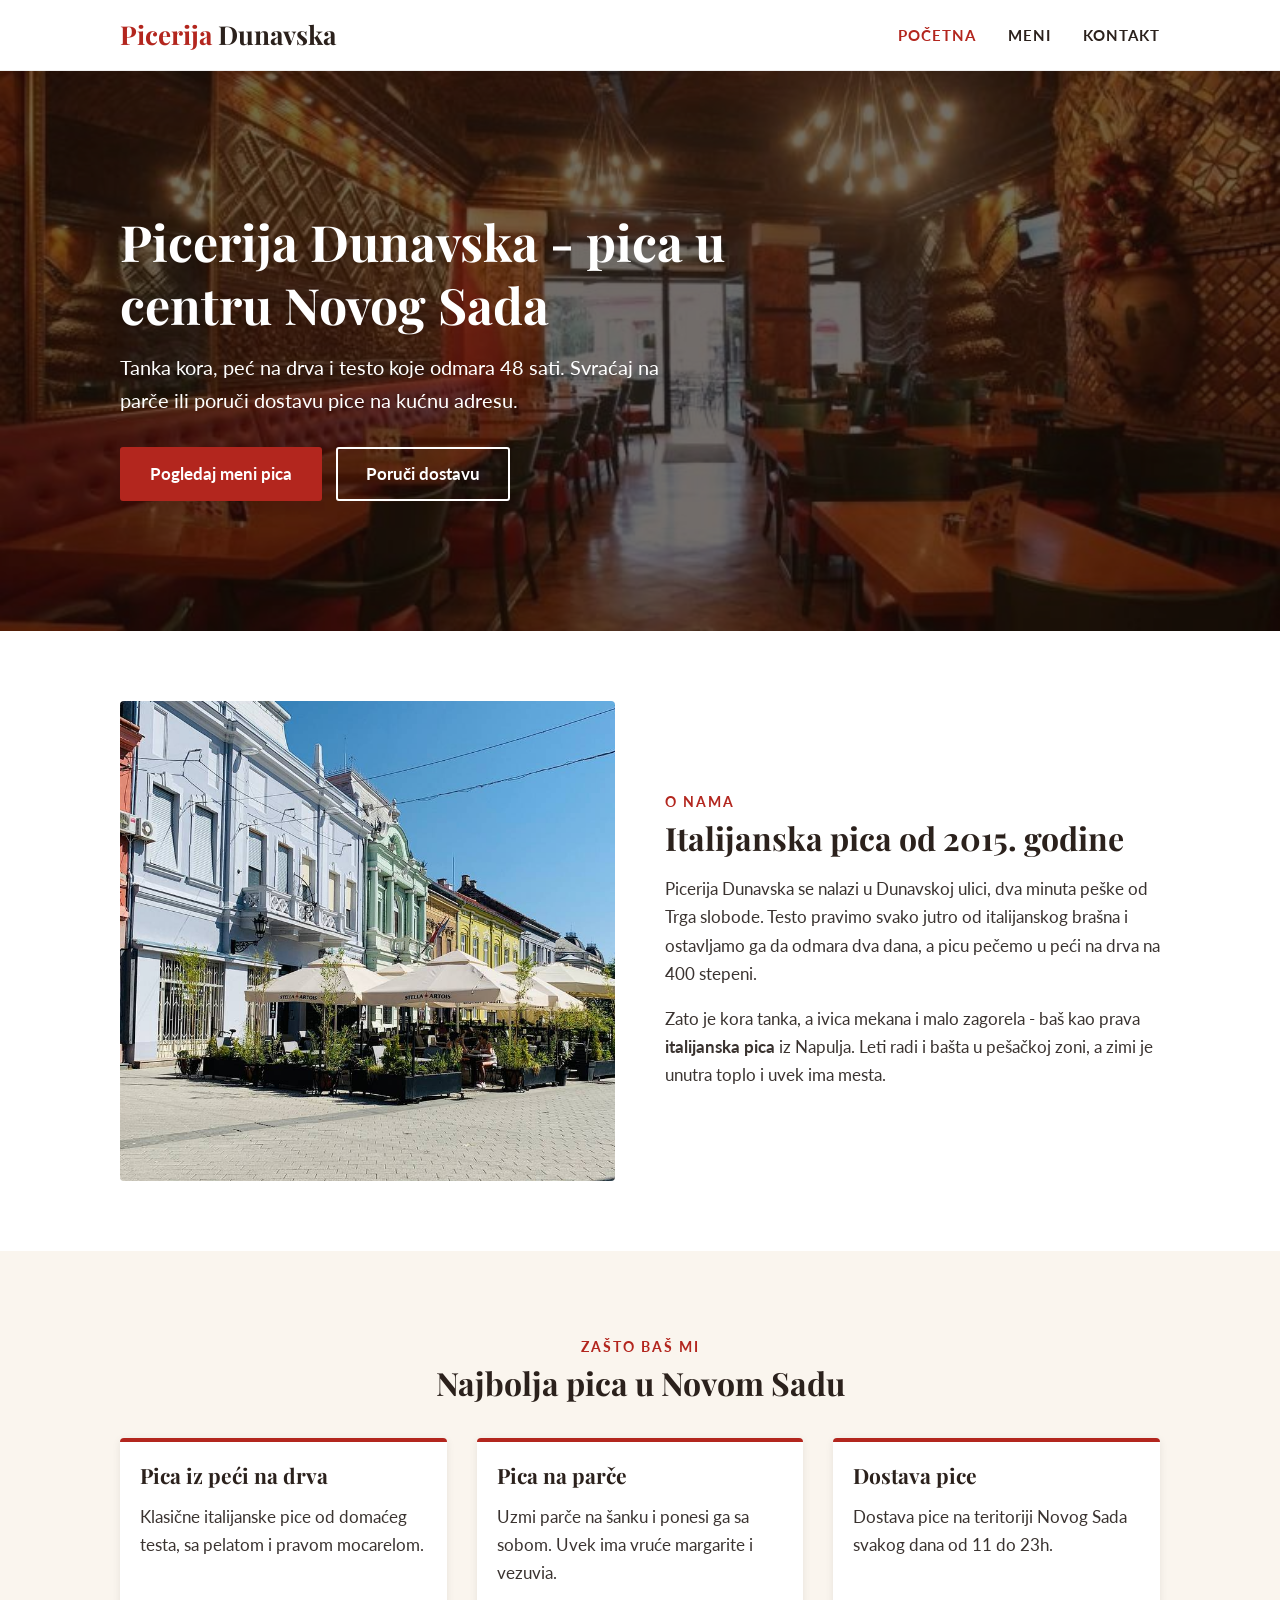
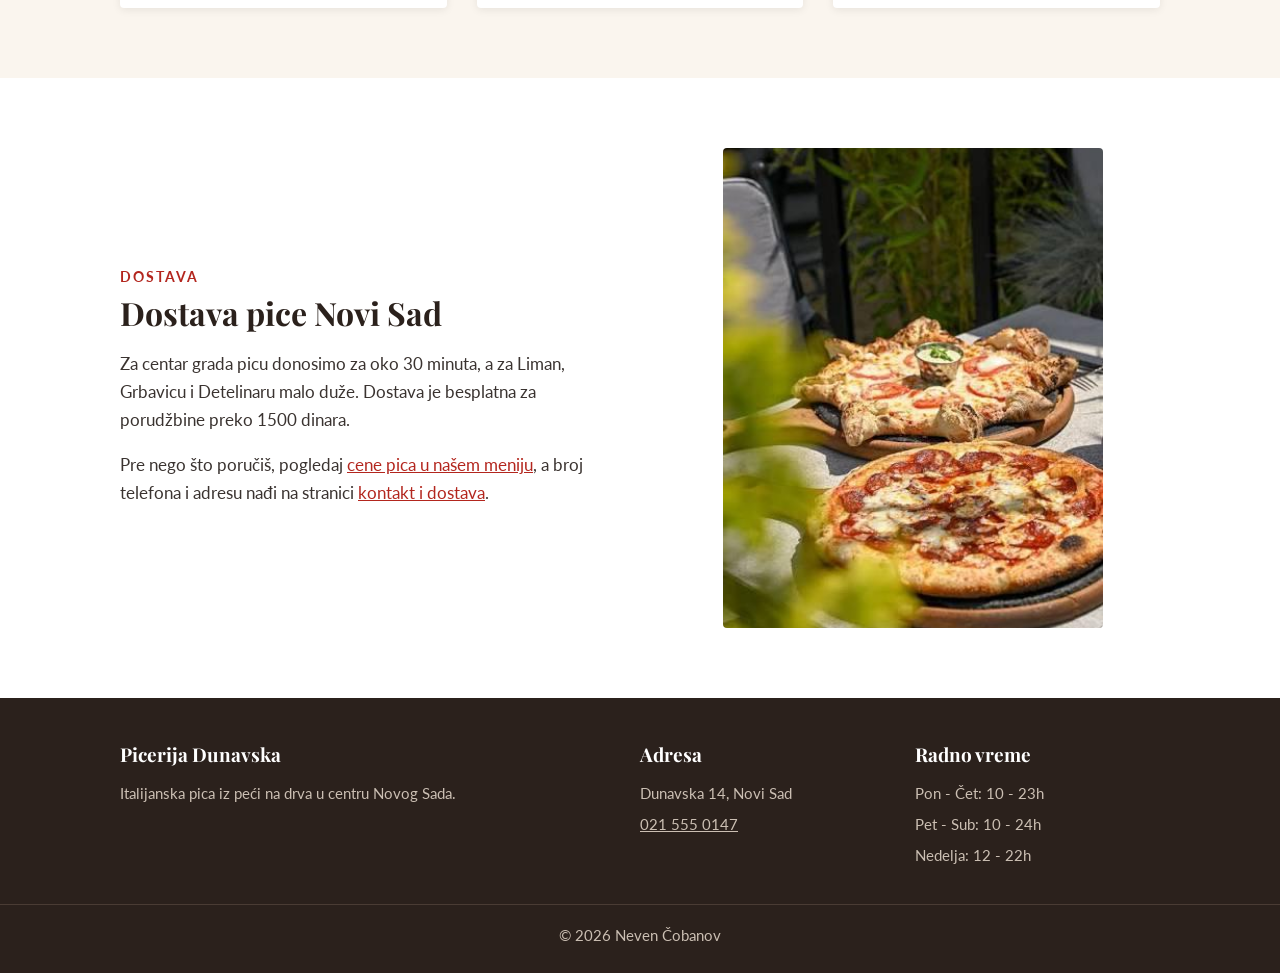
<file: index.html>
<!DOCTYPE html>
<html lang="sr">
<head>
  <meta charset="UTF-8">
  <meta name="viewport" content="width=device-width, initial-scale=1.0">
  <title>Picerija Dunavska - pica Novi Sad, dostava pice u centru</title>
  <meta name="description" content="Picerija Dunavska u centru Novog Sada. Italijanska pica iz peći na drva, pica na parče i dostava pice na teritoriji Novog Sada.">
  <meta name="keywords" content="picerija Novi Sad, pica Novi Sad, dostava pice Novi Sad, italijanska pica, pica na parče, pica iz peći na drva">
  <meta name="author" content="Neven Čobanov">

  <meta property="og:title" content="Picerija Dunavska - pica Novi Sad">
  <meta property="og:description" content="Italijanska pica iz peći na drva u centru Novog Sada. Pica na parče i dostava pice.">
  <meta property="og:type" content="website">
  <meta property="og:url" content="https://nevenultrabot.github.io/NevenCobanovVD2026/">
  <meta property="og:image" content="https://nevenultrabot.github.io/NevenCobanovVD2026/slike/picerija-novi-sad.jpg">
  <meta property="og:locale" content="sr_RS">
  <meta property="og:site_name" content="Picerija Dunavska">

  <link rel="icon" href="favicon.ico">
  <link rel="preconnect" href="https://fonts.googleapis.com">
  <link rel="preconnect" href="https://fonts.gstatic.com" crossorigin>
  <link href="https://fonts.googleapis.com/css2?family=Lato:wght@400;700&amp;family=Playfair+Display:wght@700&amp;display=swap" rel="stylesheet">
  <link rel="stylesheet" href="style.css?v=2">
</head>
<body>

<header>
  <div class="wrap">
    <a href="index.html" class="logo">Picerija <span>Dunavska</span></a>
    <nav>
      <a href="index.html" class="aktivna">Početna</a>
      <a href="meni.html">Meni</a>
      <a href="kontakt.html">Kontakt</a>
    </nav>
  </div>
</header>

<div class="hero">
  <div class="wrap">
    <h1>Picerija Dunavska - pica u centru Novog Sada</h1>
    <p>Tanka kora, peć na drva i testo koje odmara 48 sati. Svraćaj na parče ili poruči dostavu pice na kućnu adresu.</p>
    <a href="meni.html" class="dugme">Pogledaj meni pica</a>
    <a href="kontakt.html" class="dugme svetlo">Poruči dostavu</a>
  </div>
</div>

<section>
  <div class="wrap dve-kolone">
    <img src="slike/picerija-dunavska-basta.jpg" width="800" height="800" alt="Bašta picerije Dunavska u Dunavskoj ulici, Novi Sad">
    <div>
      <p class="podnaslov">O nama</p>
      <h2>Italijanska pica od 2015. godine</h2>
      <p>Picerija Dunavska se nalazi u Dunavskoj ulici, dva minuta peške od Trga slobode. Testo pravimo svako jutro od italijanskog brašna i ostavljamo ga da odmara dva dana, a picu pečemo u peći na drva na 400 stepeni.</p>
      <p>Zato je kora tanka, a ivica mekana i malo zagorela - baš kao prava <strong>italijanska pica</strong> iz Napulja. Leti radi i bašta u pešačkoj zoni, a zimi je unutra toplo i uvek ima mesta.</p>
    </div>
  </div>
</section>

<section class="krem centar">
  <div class="wrap">
    <p class="podnaslov">Zašto baš mi</p>
    <h2>Najbolja pica u Novom Sadu</h2>

    <div class="tri-kolone">
      <div class="kartica">
        <div>
          <h3>Pica iz peći na drva</h3>
          <p>Klasične italijanske pice od domaćeg testa, sa pelatom i pravom mocarelom.</p>
        </div>
      </div>
      <div class="kartica">
        <div>
          <h3>Pica na parče</h3>
          <p>Uzmi parče na šanku i ponesi ga sa sobom. Uvek ima vruće margarite i vezuvia.</p>
        </div>
      </div>
      <div class="kartica">
        <div>
          <h3>Dostava pice</h3>
          <p>Dostava pice na teritoriji Novog Sada svakog dana od 11 do 23h.</p>
        </div>
      </div>
    </div>
  </div>
</section>

<section>
  <div class="wrap dve-kolone">
    <div>
      <p class="podnaslov">Dostava</p>
      <h2>Dostava pice Novi Sad</h2>
      <p>Za centar grada picu donosimo za oko 30 minuta, a za Liman, Grbavicu i Detelinaru malo duže. Dostava je besplatna za porudžbine preko 1500 dinara.</p>
      <p>Pre nego što poručiš, pogledaj <a href="meni.html">cene pica u našem meniju</a>, a broj telefona i adresu nađi na stranici <a href="kontakt.html">kontakt i dostava</a>.</p>
    </div>
    <img class="uska" src="slike/pica-novi-sad.jpg" width="365" height="547" alt="Pica Novi Sad - pice iz picerije Dunavska u bašti">
  </div>
</section>

<footer>
  <div class="wrap">
    <div>
      <h3>Picerija Dunavska</h3>
      <p>Italijanska pica iz peći na drva u centru Novog Sada.</p>
    </div>
    <div>
      <h3>Adresa</h3>
      <p>Dunavska 14, Novi Sad</p>
      <p><a href="tel:+381215550147">021 555 0147</a></p>
    </div>
    <div>
      <h3>Radno vreme</h3>
      <p>Pon - Čet: 10 - 23h</p>
      <p>Pet - Sub: 10 - 24h</p>
      <p>Nedelja: 12 - 22h</p>
    </div>
  </div>
  <p class="copy">&copy; 2026 Neven Čobanov</p>
</footer>

</body>
</html>
</file>
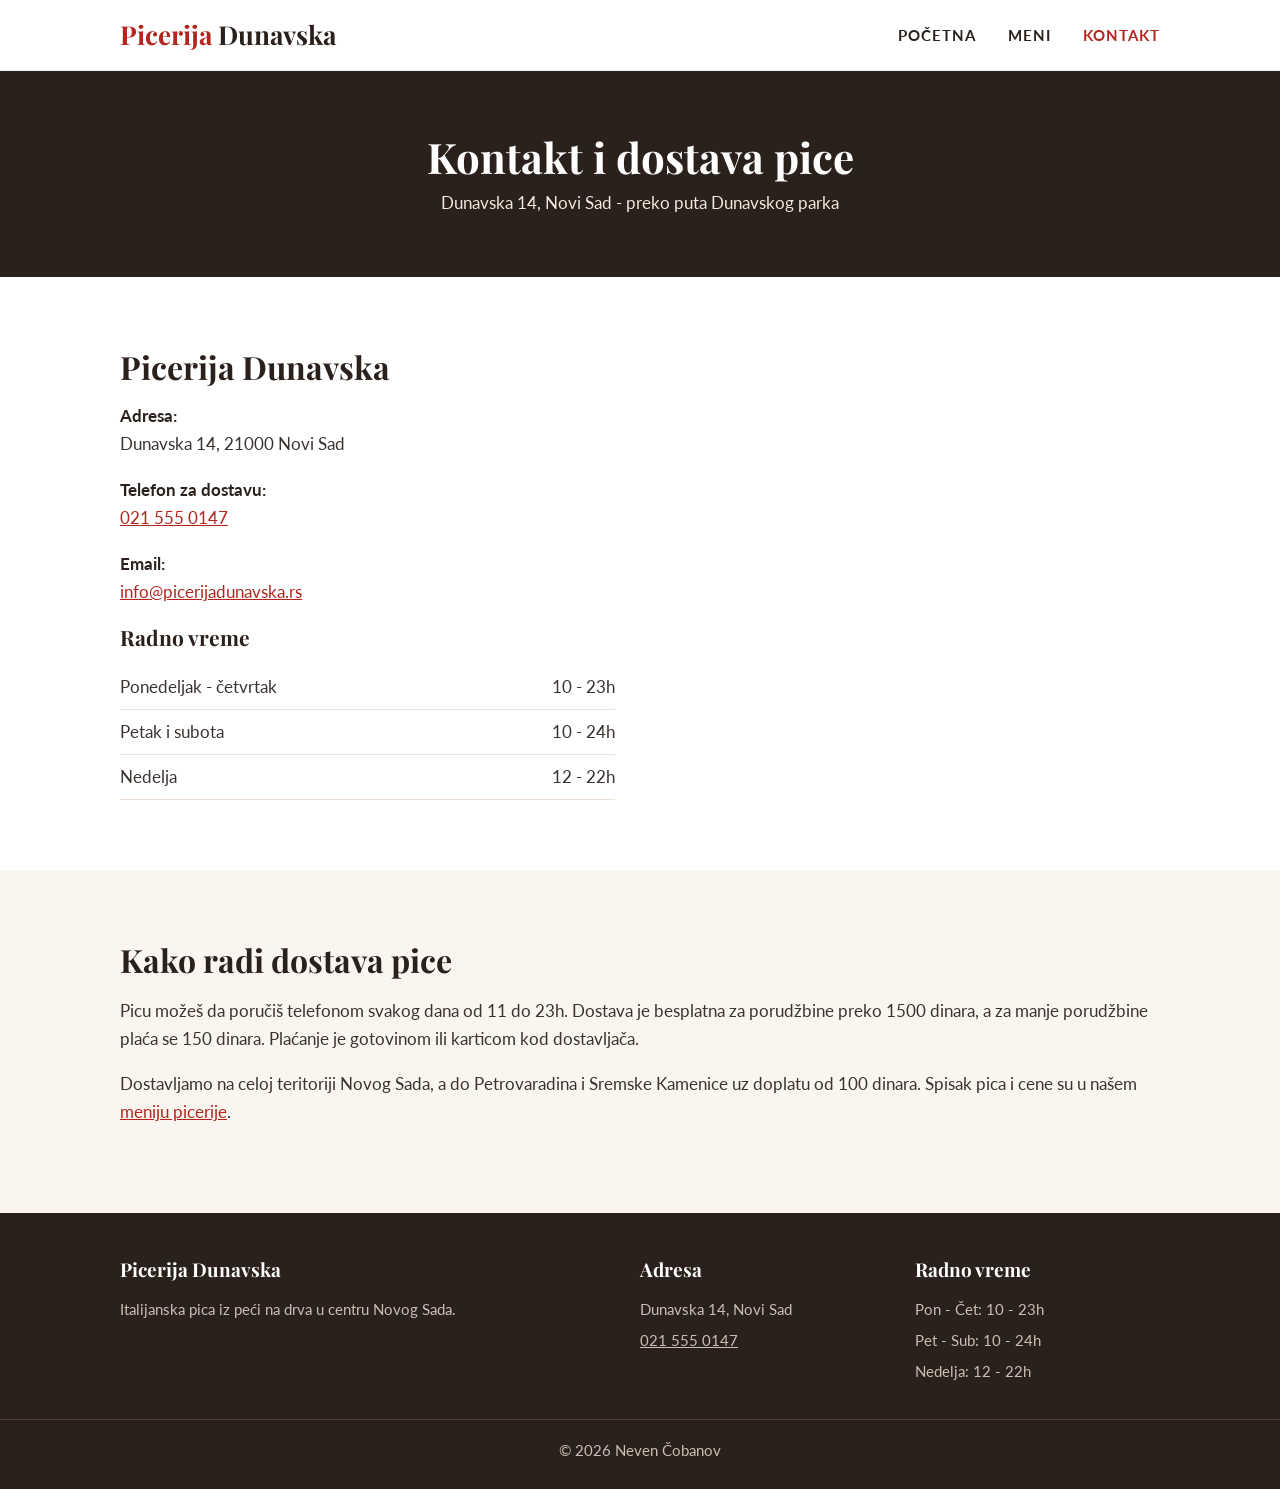
<file: kontakt.html>
<!DOCTYPE html>
<html lang="sr">
<head>
  <meta charset="UTF-8">
  <meta name="viewport" content="width=device-width, initial-scale=1.0">
  <title>Kontakt i dostava pice - Picerija Dunavska Novi Sad</title>
  <meta name="description" content="Kontakt picerije Dunavska: adresa u centru Novog Sada, telefon za dostavu pice, radno vreme i mapa.">
  <meta name="keywords" content="dostava pice Novi Sad, picerija centar Novi Sad, picerija Novi Sad kontakt, pica Novi Sad">
  <meta name="author" content="Neven Čobanov">

  <meta property="og:title" content="Kontakt i dostava pice - Picerija Dunavska">
  <meta property="og:description" content="Adresa, telefon i radno vreme picerije Dunavska u Novom Sadu.">
  <meta property="og:type" content="website">
  <meta property="og:url" content="https://nevenultrabot.github.io/NevenCobanovVD2026/kontakt.html">
  <meta property="og:image" content="https://nevenultrabot.github.io/NevenCobanovVD2026/slike/picerija-dunavska-basta.jpg">
  <meta property="og:locale" content="sr_RS">
  <meta property="og:site_name" content="Picerija Dunavska">

  <link rel="icon" href="favicon.ico">
  <link rel="preconnect" href="https://fonts.googleapis.com">
  <link rel="preconnect" href="https://fonts.gstatic.com" crossorigin>
  <link href="https://fonts.googleapis.com/css2?family=Lato:wght@400;700&amp;family=Playfair+Display:wght@700&amp;display=swap" rel="stylesheet">
  <link rel="stylesheet" href="style.css?v=2">
</head>
<body>

<header>
  <div class="wrap">
    <a href="index.html" class="logo">Picerija <span>Dunavska</span></a>
    <nav>
      <a href="index.html">Početna</a>
      <a href="meni.html">Meni</a>
      <a href="kontakt.html" class="aktivna">Kontakt</a>
    </nav>
  </div>
</header>

<div class="zaglavlje-strane">
  <h1>Kontakt i dostava pice</h1>
  <p>Dunavska 14, Novi Sad - preko puta Dunavskog parka</p>
</div>

<section>
  <div class="wrap dve-kolone">
    <div class="info">
      <h2>Picerija Dunavska</h2>
      <p><strong>Adresa:</strong><br>Dunavska 14, 21000 Novi Sad</p>
      <p><strong>Telefon za dostavu:</strong><br><a href="tel:+381215550147">021 555 0147</a></p>
      <p><strong>Email:</strong><br><a href="mailto:info@picerijadunavska.rs">info@picerijadunavska.rs</a></p>

      <h3>Radno vreme</h3>
      <ul class="radno-vreme">
        <li><span>Ponedeljak - četvrtak</span> <span>10 - 23h</span></li>
        <li><span>Petak i subota</span> <span>10 - 24h</span></li>
        <li><span>Nedelja</span> <span>12 - 22h</span></li>
      </ul>
    </div>
    <iframe class="mapa" title="Mapa - Dunavska ulica, Novi Sad" src="https://maps.google.com/maps?q=Dunavska%2014%20Novi%20Sad&amp;z=16&amp;output=embed" loading="lazy"></iframe>
  </div>
</section>

<section class="krem">
  <div class="wrap">
    <h2>Kako radi dostava pice</h2>
    <p>Picu možeš da poručiš telefonom svakog dana od 11 do 23h. Dostava je besplatna za porudžbine preko 1500 dinara, a za manje porudžbine plaća se 150 dinara. Plaćanje je gotovinom ili karticom kod dostavljača.</p>
    <p>Dostavljamo na celoj teritoriji Novog Sada, a do Petrovaradina i Sremske Kamenice uz doplatu od 100 dinara. Spisak pica i cene su u našem <a href="meni.html">meniju picerije</a>.</p>
  </div>
</section>

<footer>
  <div class="wrap">
    <div>
      <h3>Picerija Dunavska</h3>
      <p>Italijanska pica iz peći na drva u centru Novog Sada.</p>
    </div>
    <div>
      <h3>Adresa</h3>
      <p>Dunavska 14, Novi Sad</p>
      <p><a href="tel:+381215550147">021 555 0147</a></p>
    </div>
    <div>
      <h3>Radno vreme</h3>
      <p>Pon - Čet: 10 - 23h</p>
      <p>Pet - Sub: 10 - 24h</p>
      <p>Nedelja: 12 - 22h</p>
    </div>
  </div>
  <p class="copy">&copy; 2026 Neven Čobanov</p>
</footer>

</body>
</html>
</file>
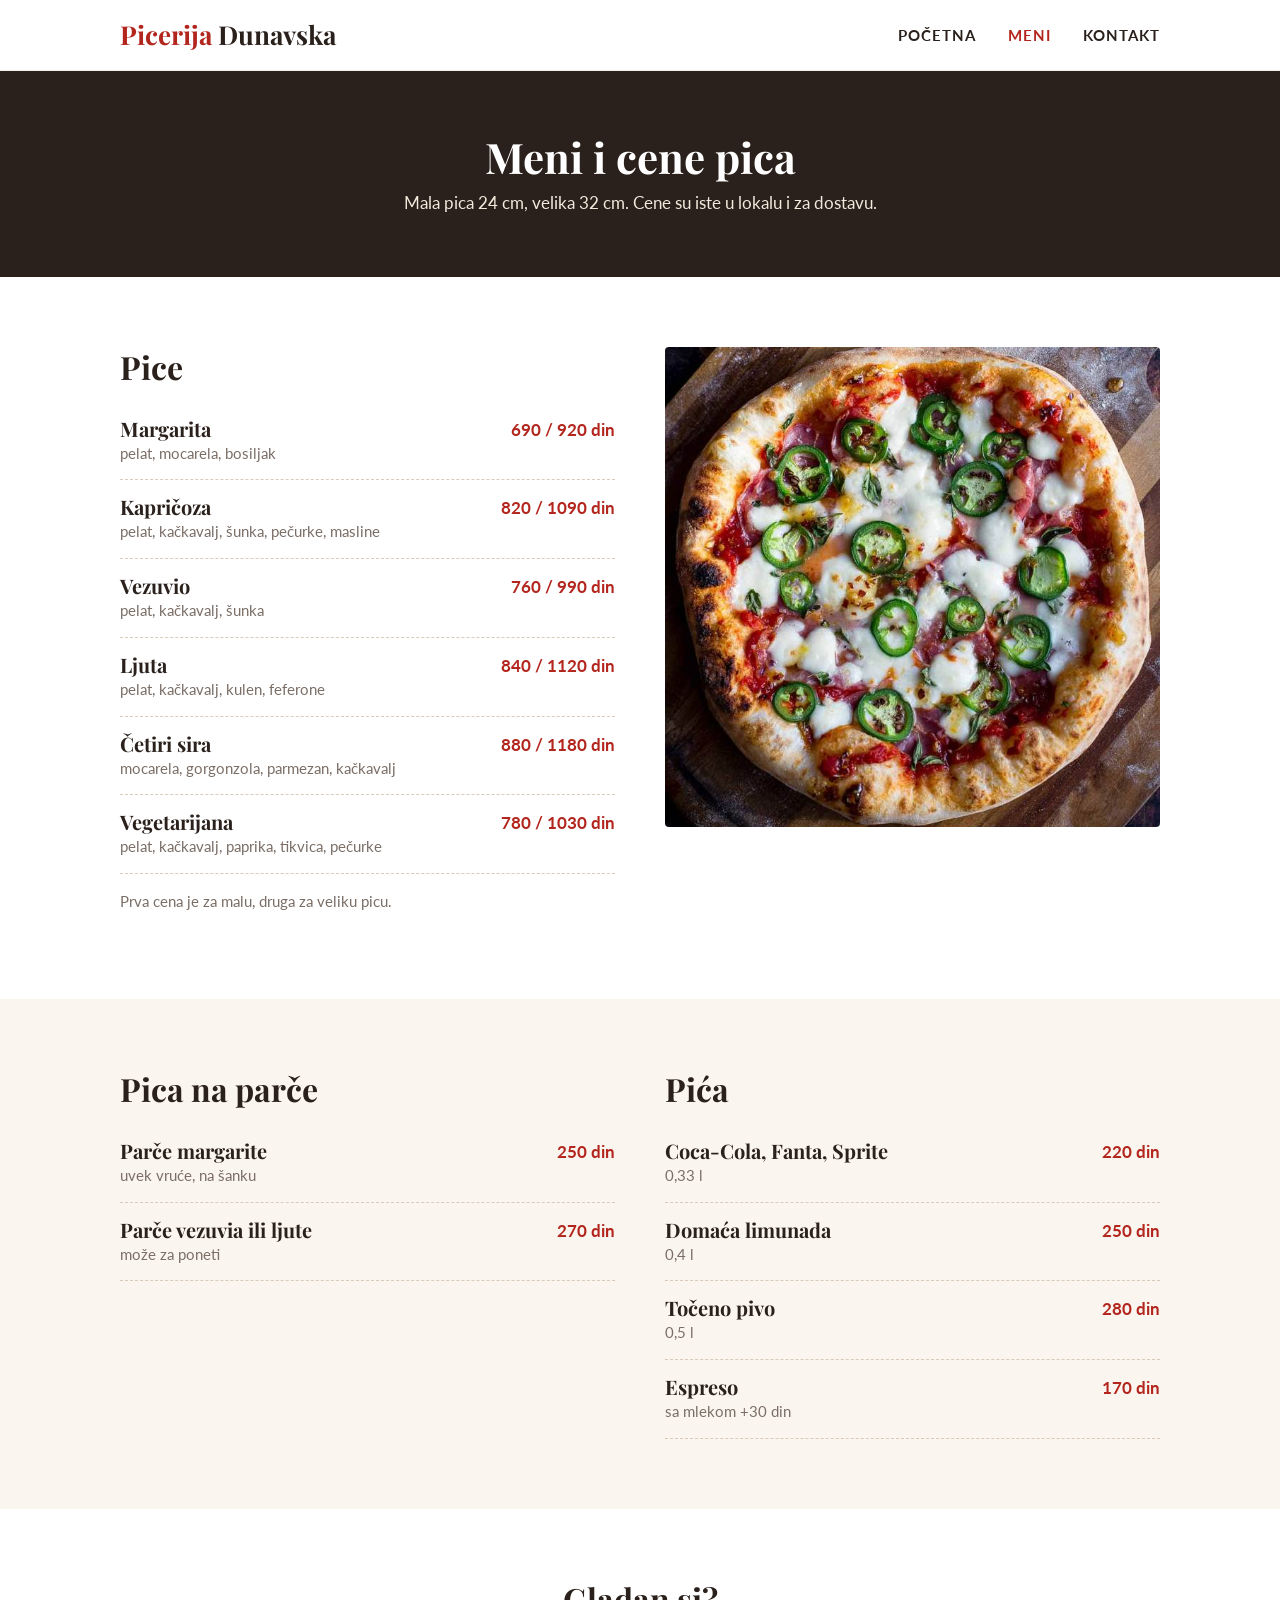
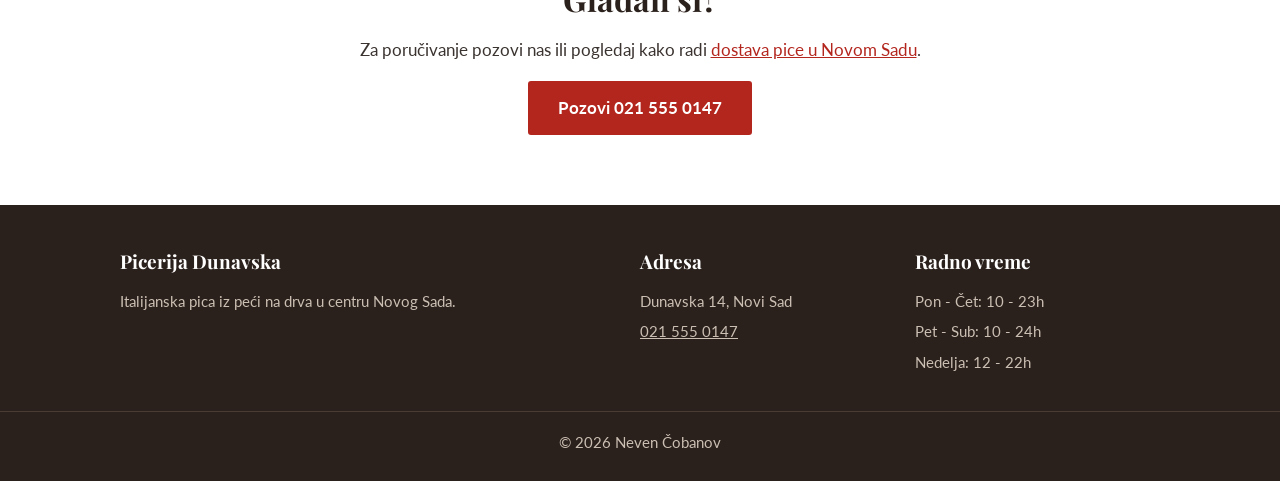
<file: meni.html>
<!DOCTYPE html>
<html lang="sr">
<head>
  <meta charset="UTF-8">
  <meta name="viewport" content="width=device-width, initial-scale=1.0">
  <title>Meni i cene pica - Picerija Dunavska Novi Sad</title>
  <meta name="description" content="Meni picerije Dunavska u Novom Sadu: cene pica, pica na parče i pića. Italijanska pica iz peći na drva, mala i velika.">
  <meta name="keywords" content="cene pica Novi Sad, meni picerija Novi Sad, pica na parče, italijanska pica, pica Novi Sad">
  <meta name="author" content="Neven Čobanov">

  <meta property="og:title" content="Meni i cene pica - Picerija Dunavska">
  <meta property="og:description" content="Cene pica, pica na parče i pića u piceriji Dunavska, Novi Sad.">
  <meta property="og:type" content="website">
  <meta property="og:url" content="https://nevenultrabot.github.io/NevenCobanovVD2026/meni.html">
  <meta property="og:image" content="https://nevenultrabot.github.io/NevenCobanovVD2026/slike/ljuta-pica-feferone.jpg">
  <meta property="og:locale" content="sr_RS">
  <meta property="og:site_name" content="Picerija Dunavska">

  <link rel="icon" href="favicon.ico">
  <link rel="preconnect" href="https://fonts.googleapis.com">
  <link rel="preconnect" href="https://fonts.gstatic.com" crossorigin>
  <link href="https://fonts.googleapis.com/css2?family=Lato:wght@400;700&amp;family=Playfair+Display:wght@700&amp;display=swap" rel="stylesheet">
  <link rel="stylesheet" href="style.css?v=2">
</head>
<body>

<header>
  <div class="wrap">
    <a href="index.html" class="logo">Picerija <span>Dunavska</span></a>
    <nav>
      <a href="index.html">Početna</a>
      <a href="meni.html" class="aktivna">Meni</a>
      <a href="kontakt.html">Kontakt</a>
    </nav>
  </div>
</header>

<div class="zaglavlje-strane">
  <h1>Meni i cene pica</h1>
  <p>Mala pica 24 cm, velika 32 cm. Cene su iste u lokalu i za dostavu.</p>
</div>

<section>
  <div class="wrap dve-kolone gore">
    <div>
      <h2>Pice</h2>
      <div class="stavka">
        <div><h3>Margarita</h3><p>pelat, mocarela, bosiljak</p></div>
        <span class="cena">690 / 920 din</span>
      </div>
      <div class="stavka">
        <div><h3>Kapričoza</h3><p>pelat, kačkavalj, šunka, pečurke, masline</p></div>
        <span class="cena">820 / 1090 din</span>
      </div>
      <div class="stavka">
        <div><h3>Vezuvio</h3><p>pelat, kačkavalj, šunka</p></div>
        <span class="cena">760 / 990 din</span>
      </div>
      <div class="stavka">
        <div><h3>Ljuta</h3><p>pelat, kačkavalj, kulen, feferone</p></div>
        <span class="cena">840 / 1120 din</span>
      </div>
      <div class="stavka">
        <div><h3>Četiri sira</h3><p>mocarela, gorgonzola, parmezan, kačkavalj</p></div>
        <span class="cena">880 / 1180 din</span>
      </div>
      <div class="stavka">
        <div><h3>Vegetarijana</h3><p>pelat, kačkavalj, paprika, tikvica, pečurke</p></div>
        <span class="cena">780 / 1030 din</span>
      </div>
      <p class="napomena">Prva cena je za malu, druga za veliku picu.</p>
    </div>
    <img src="slike/ljuta-pica-feferone.jpg" width="700" height="895" alt="Ljuta pica sa feferonima iz peći na drva - meni picerije u Novom Sadu">
  </div>
</section>

<section class="krem">
  <div class="wrap dve-kolone gore">
    <div>
      <h2>Pica na parče</h2>
      <div class="stavka">
        <div><h3>Parče margarite</h3><p>uvek vruće, na šanku</p></div>
        <span class="cena">250 din</span>
      </div>
      <div class="stavka">
        <div><h3>Parče vezuvia ili ljute</h3><p>može za poneti</p></div>
        <span class="cena">270 din</span>
      </div>
    </div>
    <div>
      <h2>Pića</h2>
      <div class="stavka">
        <div><h3>Coca-Cola, Fanta, Sprite</h3><p>0,33 l</p></div>
        <span class="cena">220 din</span>
      </div>
      <div class="stavka">
        <div><h3>Domaća limunada</h3><p>0,4 l</p></div>
        <span class="cena">250 din</span>
      </div>
      <div class="stavka">
        <div><h3>Točeno pivo</h3><p>0,5 l</p></div>
        <span class="cena">280 din</span>
      </div>
      <div class="stavka">
        <div><h3>Espreso</h3><p>sa mlekom +30 din</p></div>
        <span class="cena">170 din</span>
      </div>
    </div>
  </div>
</section>

<section class="centar">
  <div class="wrap">
    <h2>Gladan si?</h2>
    <p>Za poručivanje pozovi nas ili pogledaj kako radi <a href="kontakt.html">dostava pice u Novom Sadu</a>.</p>
    <a href="tel:+381215550147" class="dugme">Pozovi 021 555 0147</a>
  </div>
</section>

<footer>
  <div class="wrap">
    <div>
      <h3>Picerija Dunavska</h3>
      <p>Italijanska pica iz peći na drva u centru Novog Sada.</p>
    </div>
    <div>
      <h3>Adresa</h3>
      <p>Dunavska 14, Novi Sad</p>
      <p><a href="tel:+381215550147">021 555 0147</a></p>
    </div>
    <div>
      <h3>Radno vreme</h3>
      <p>Pon - Čet: 10 - 23h</p>
      <p>Pet - Sub: 10 - 24h</p>
      <p>Nedelja: 12 - 22h</p>
    </div>
  </div>
  <p class="copy">&copy; 2026 Neven Čobanov</p>
</footer>

</body>
</html>
</file>
<file: style.css>
/* Picerija Dunavska - glavni stil */

* {
  box-sizing: border-box;
}

body {
  margin: 0;
  font-family: "Lato", Arial, sans-serif;
  font-size: 17px;
  line-height: 1.65;
  color: #3a3330;
  background: #fff;
}

h1, h2, h3 {
  font-family: "Playfair Display", Georgia, serif;
  color: #2b211c;
  line-height: 1.25;
  margin: 0 0 15px;
}

h2 {
  font-size: 32px;
}

h3 {
  font-size: 21px;
}

a {
  color: #b3261e;
}

img {
  max-width: 100%;
  height: auto;
  display: block;
}

.wrap {
  max-width: 1080px;
  margin: 0 auto;
  padding: 0 20px;
}

/* ---------- header ---------- */
header {
  background: #fff;
  border-bottom: 1px solid #eee;
  position: sticky;
  top: 0;
  z-index: 10;
}

header .wrap {
  display: flex;
  justify-content: space-between;
  align-items: center;
  height: 70px;
}

.logo {
  font-family: "Playfair Display", Georgia, serif;
  font-size: 26px;
  font-weight: 700;
  color: #b3261e;
  text-decoration: none;
}

.logo span {
  color: #2b211c;
}

nav a {
  color: #2b211c;
  text-decoration: none;
  margin-left: 28px;
  font-weight: 700;
  font-size: 15px;
  text-transform: uppercase;
  letter-spacing: 1px;
}

nav a:hover,
nav a.aktivna {
  color: #b3261e;
}

/* ---------- hero (pocetna) ---------- */
.hero {
  background: #2b211c url("slike/picerija-novi-sad.jpg") center / cover no-repeat;
  position: relative;
  color: #fff;
  padding: 140px 0 130px;
}

.hero::before {
  content: "";
  position: absolute;
  inset: 0;
  background: rgba(20, 12, 8, 0.6);
}

.hero .wrap {
  position: relative;
}

.hero h1 {
  color: #fff;
  font-size: 50px;
  max-width: 650px;
}

.hero p {
  font-size: 20px;
  max-width: 560px;
  margin: 0 0 30px;
}

.dugme {
  display: inline-block;
  background: #b3261e;
  color: #fff;
  text-decoration: none;
  padding: 13px 30px;
  border-radius: 3px;
  font-weight: 700;
}

.dugme:hover {
  background: #8f1d17;
}

.dugme.svetlo {
  background: transparent;
  border: 2px solid #fff;
  margin-left: 10px;
  padding: 11px 28px;
}

/* naslov na unutrasnjim stranicama */
.zaglavlje-strane {
  background: #2b211c;
  color: #f3e9dc;
  text-align: center;
  padding: 60px 20px;
}

.zaglavlje-strane h1 {
  color: #fff;
  font-size: 42px;
  margin-bottom: 5px;
}

.zaglavlje-strane p {
  margin: 0;
}

/* ---------- sekcije ---------- */
section {
  padding: 70px 0;
}

.krem {
  background: #faf5ee;
}

.centar {
  text-align: center;
}

.podnaslov {
  color: #b3261e;
  font-weight: 700;
  text-transform: uppercase;
  letter-spacing: 2px;
  font-size: 14px;
  margin-bottom: 5px;
}

.dve-kolone {
  display: grid;
  grid-template-columns: 1fr 1fr;
  gap: 50px;
  align-items: center;
}

.dve-kolone.gore {
  align-items: start;
}

.dve-kolone img {
  border-radius: 4px;
  width: 100%;
  max-height: 480px;
  object-fit: cover;
}

.dve-kolone img.uska {
  max-width: 380px;
  justify-self: center;
}

.tri-kolone {
  display: grid;
  grid-template-columns: repeat(3, 1fr);
  gap: 30px;
  margin-top: 35px;
  text-align: left;
}

.kartica {
  background: #fff;
  border-top: 4px solid #b3261e;
  border-radius: 4px;
  overflow: hidden;
  box-shadow: 0 2px 8px rgba(0, 0, 0, 0.08);
}

.kartica img {
  height: 210px;
  width: 100%;
  object-fit: cover;
}

.kartica div {
  padding: 20px;
}

.kartica p {
  margin: 0;
}

/* ---------- meni ---------- */
.stavka {
  display: flex;
  justify-content: space-between;
  border-bottom: 1px dashed #d8cbbb;
  padding: 14px 0;
}

.stavka h3 {
  margin: 0;
  font-size: 20px;
}

.stavka p {
  margin: 0;
  font-size: 15px;
  color: #7a6e66;
}

.cena {
  font-weight: 700;
  color: #b3261e;
  white-space: nowrap;
  padding-left: 20px;
}

.napomena {
  font-size: 15px;
  color: #7a6e66;
}

/* ---------- kontakt ---------- */
.info p {
  margin: 0 0 18px;
}

.info strong {
  color: #2b211c;
}

.mapa {
  width: 100%;
  height: 380px;
  border: 0;
  border-radius: 4px;
}

.radno-vreme {
  list-style: none;
  padding: 0;
  margin: 0;
}

.radno-vreme li {
  display: flex;
  justify-content: space-between;
  border-bottom: 1px solid #eadfd2;
  padding: 8px 0;
}

/* ---------- footer ---------- */
footer {
  background: #2b211c;
  color: #cbbfb3;
  padding: 45px 0 20px;
  font-size: 15px;
}

footer .wrap {
  display: grid;
  grid-template-columns: 2fr 1fr 1fr;
  gap: 30px;
}

footer h3 {
  color: #fff;
  font-size: 19px;
}

footer p {
  margin: 0 0 6px;
}

footer a {
  color: #cbbfb3;
}

.copy {
  border-top: 1px solid #4a3c34;
  margin-top: 30px;
  padding-top: 18px;
  text-align: center;
}

/* ---------- tablet i telefon ---------- */
@media (max-width: 850px) {
  .tri-kolone {
    grid-template-columns: 1fr 1fr;
  }

  .hero h1 {
    font-size: 40px;
  }
}

@media (max-width: 650px) {
  header .wrap {
    flex-direction: column;
    height: auto;
    padding: 12px 20px;
  }

  nav {
    margin-top: 6px;
  }

  nav a {
    margin: 0 10px;
  }

  .hero {
    padding: 80px 0;
  }

  .hero h1 {
    font-size: 32px;
  }

  .dugme.svetlo {
    margin: 12px 0 0;
  }

  h2 {
    font-size: 26px;
  }

  section {
    padding: 45px 0;
  }

  .dve-kolone,
  .tri-kolone,
  footer .wrap {
    grid-template-columns: 1fr;
    gap: 25px;
  }
}
</file>
